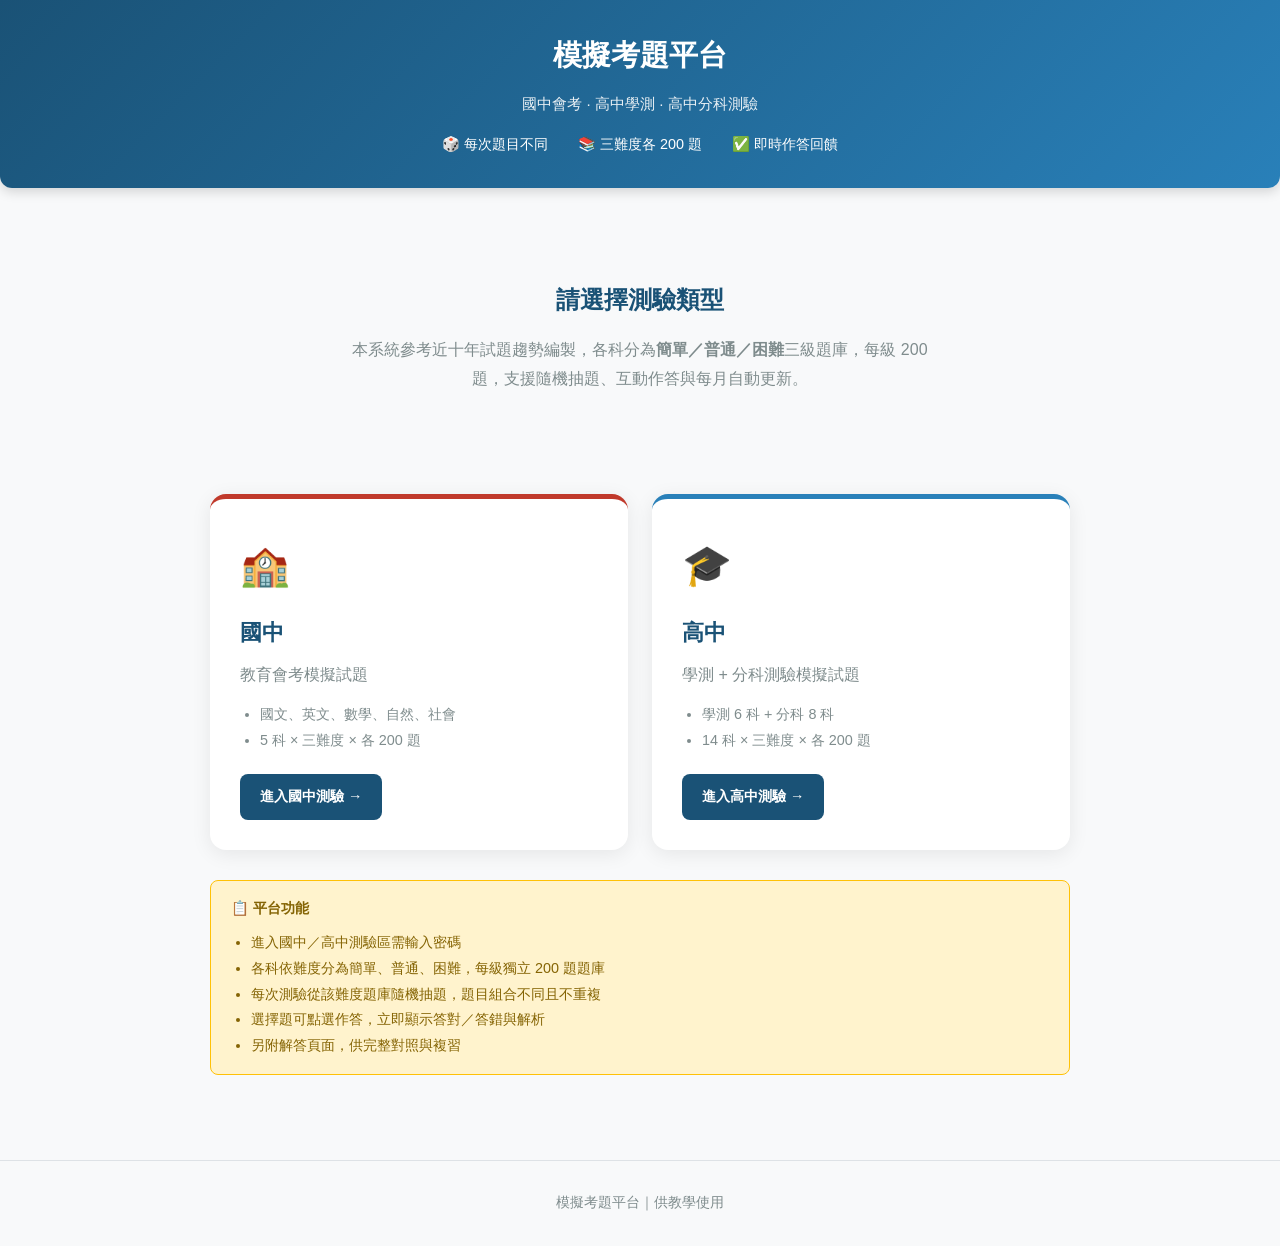
<file: index.html>
<!DOCTYPE html>
<html lang="zh-TW">
<head>
  <meta charset="UTF-8">
  <meta name="viewport" content="width=device-width, initial-scale=1.0">
  <title>模擬考題平台｜首頁</title>
  <link rel="stylesheet" href="assets/css/style.css">
</head>
<body>
  <header class="exam-header">
    <h1>模擬考題平台</h1>
    <p class="subtitle">國中會考 · 高中學測 · 高中分科測驗</p>
    <div class="exam-info">
      <span>🎲 每次題目不同</span>
      <span>📚 三難度各 200 題</span>
      <span>✅ 即時作答回饋</span>
    </div>
  </header>

  <div class="container">
    <section class="hero">
      <h2>請選擇測驗類型</h2>
      <p>本系統參考近十年試題趨勢編製，各科分為<strong>簡單／普通／困難</strong>三級題庫，每級 200 題，支援隨機抽題、互動作答與每月自動更新。</p>
    </section>

    <div class="level-grid">
      <a href="junior/index.html" class="level-card level-junior" data-auth-zone="junior">
        <div class="level-icon">🏫</div>
        <h3>國中</h3>
        <p class="level-desc">教育會考模擬試題</p>
        <ul>
          <li>國文、英文、數學、自然、社會</li>
          <li>5 科 × 三難度 × 各 200 題</li>
        </ul>
        <span class="btn btn-primary">進入國中測驗 →</span>
      </a>

      <a href="senior/index.html" class="level-card level-senior" data-auth-zone="senior">
        <div class="level-icon">🎓</div>
        <h3>高中</h3>
        <p class="level-desc">學測 + 分科測驗模擬試題</p>
        <ul>
          <li>學測 6 科 + 分科 8 科</li>
          <li>14 科 × 三難度 × 各 200 題</li>
        </ul>
        <span class="btn btn-primary">進入高中測驗 →</span>
      </a>
    </div>

    <div class="exam-notice">
      <h4>📋 平台功能</h4>
      <ul>
        <li>進入國中／高中測驗區需輸入密碼</li>
        <li>各科依難度分為簡單、普通、困難，每級獨立 200 題題庫</li>
        <li>每次測驗從該難度題庫隨機抽題，題目組合不同且不重複</li>
        <li>選擇題可點選作答，立即顯示答對／答錯與解析</li>
        <li>另附解答頁面，供完整對照與複習</li>
      <!--  <li>每月 1 日自動更新各科各難度題庫（執行 update-monthly.bat）</li> -->
      </ul>
    </div>
  </div>

  <footer class="footer">
    <p>模擬考題平台｜供教學使用</p>
  </footer>

  <script src="assets/js/auth-config.js"></script>
  <script src="assets/js/auth-gate.js"></script>
  <script>AuthGate.bindHomeLinks();</script>
</body>
</html>
</file>
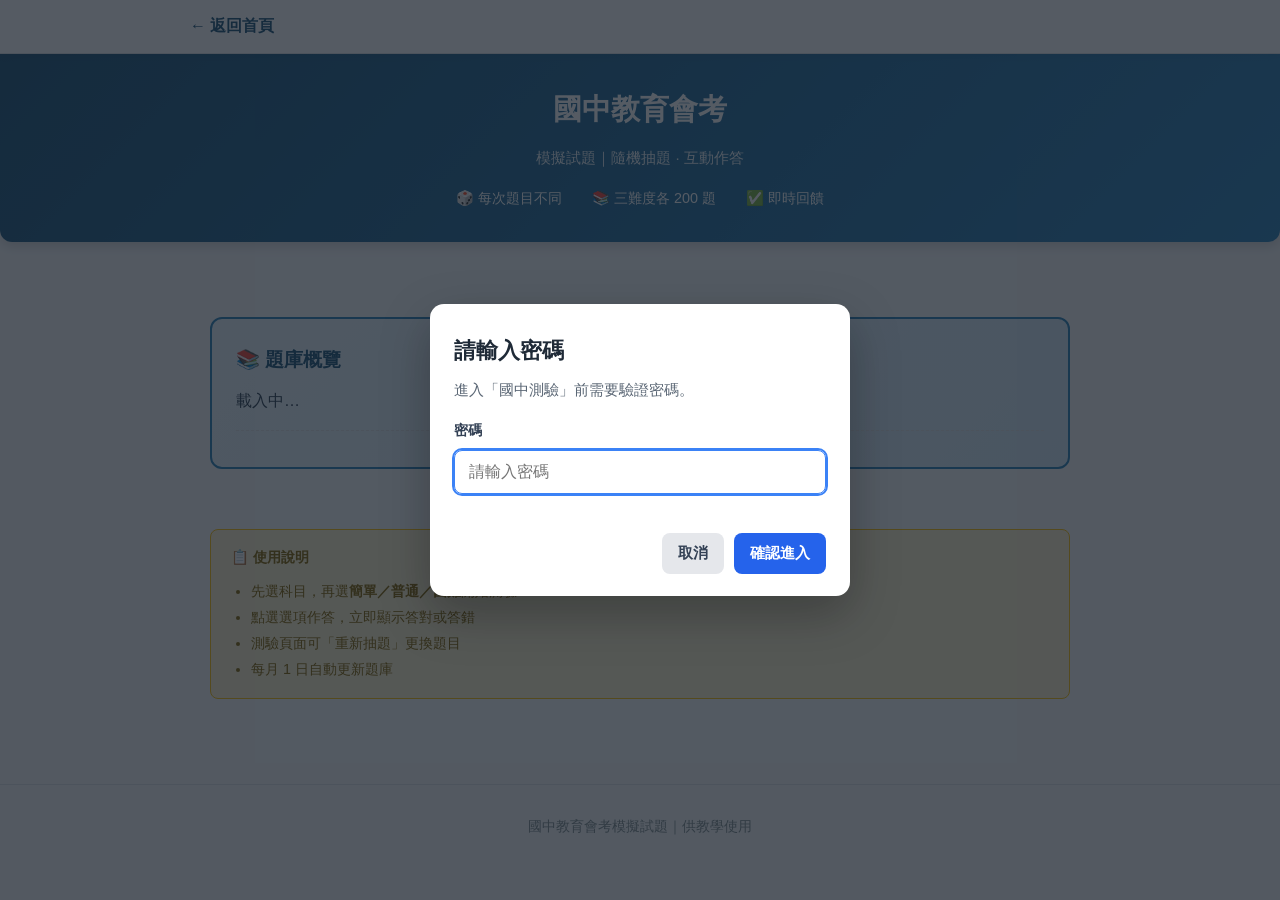
<file: junior/index.html>
<!DOCTYPE html>
<html lang="zh-TW">
<head>
  <meta charset="UTF-8">
  <meta name="viewport" content="width=device-width, initial-scale=1.0">
  <title>國中教育會考模擬試題</title>
  <link rel="stylesheet" href="../assets/css/style.css">
</head>
<body data-level="junior" data-base="../">
  <nav class="nav-bar">
    <div class="container">
      <a href="../index.html">← 返回首頁</a>
    </div>
  </nav>

  <header class="exam-header">
    <h1>國中教育會考</h1>
    <p class="subtitle">模擬試題｜隨機抽題 · 互動作答</p>
    <div class="exam-info">
      <span>🎲 每次題目不同</span>
      <span>📚 三難度各 200 題</span>
      <span>✅ 即時回饋</span>
    </div>
  </header>

  <div class="container">
    <section class="bank-stats-panel" id="bank-stats-panel">
      <h3>📚 題庫概覽</h3>
      <p id="bank-status-text">載入中…</p>
      <ul class="bank-stats-list" id="bank-stats-list"></ul>
      <p class="bank-update-info" id="bank-update-info"></p>
    </section>

    <div class="subject-grid" id="subject-grid"></div>

    <div class="exam-notice">
      <h4>📋 使用說明</h4>
      <ul>
        <li>先選科目，再選<strong>簡單／普通／困難</strong>開始測驗</li>
        <li>點選選項作答，立即顯示答對或答錯</li>
        <li>測驗頁面可「重新抽題」更換題目</li>
        <li>每月 1 日自動更新題庫</li>
      </ul>
    </div>
  </div>

  <footer class="footer"><p>國中教育會考模擬試題｜供教學使用</p></footer>

  <script src="../assets/js/auth-config.js"></script>
  <script src="../assets/js/auth-gate.js"></script>
  <script>
    AuthGate.guardPage({ zone: 'junior', homeUrl: '../index.html' }).then(ok => {
      if (!ok) return;
      const s1 = document.createElement('script'); s1.src = '../assets/js/exam-config.js';
      s1.onload = () => {
        const s2 = document.createElement('script'); s2.src = '../assets/js/bank-manager.js';
        s2.onload = () => {
          const s3 = document.createElement('script'); s3.src = '../assets/js/level-index.js';
          document.body.appendChild(s3);
        };
        document.body.appendChild(s2);
      };
      document.body.appendChild(s1);
    });
  </script>
</body>
</html>
</file>
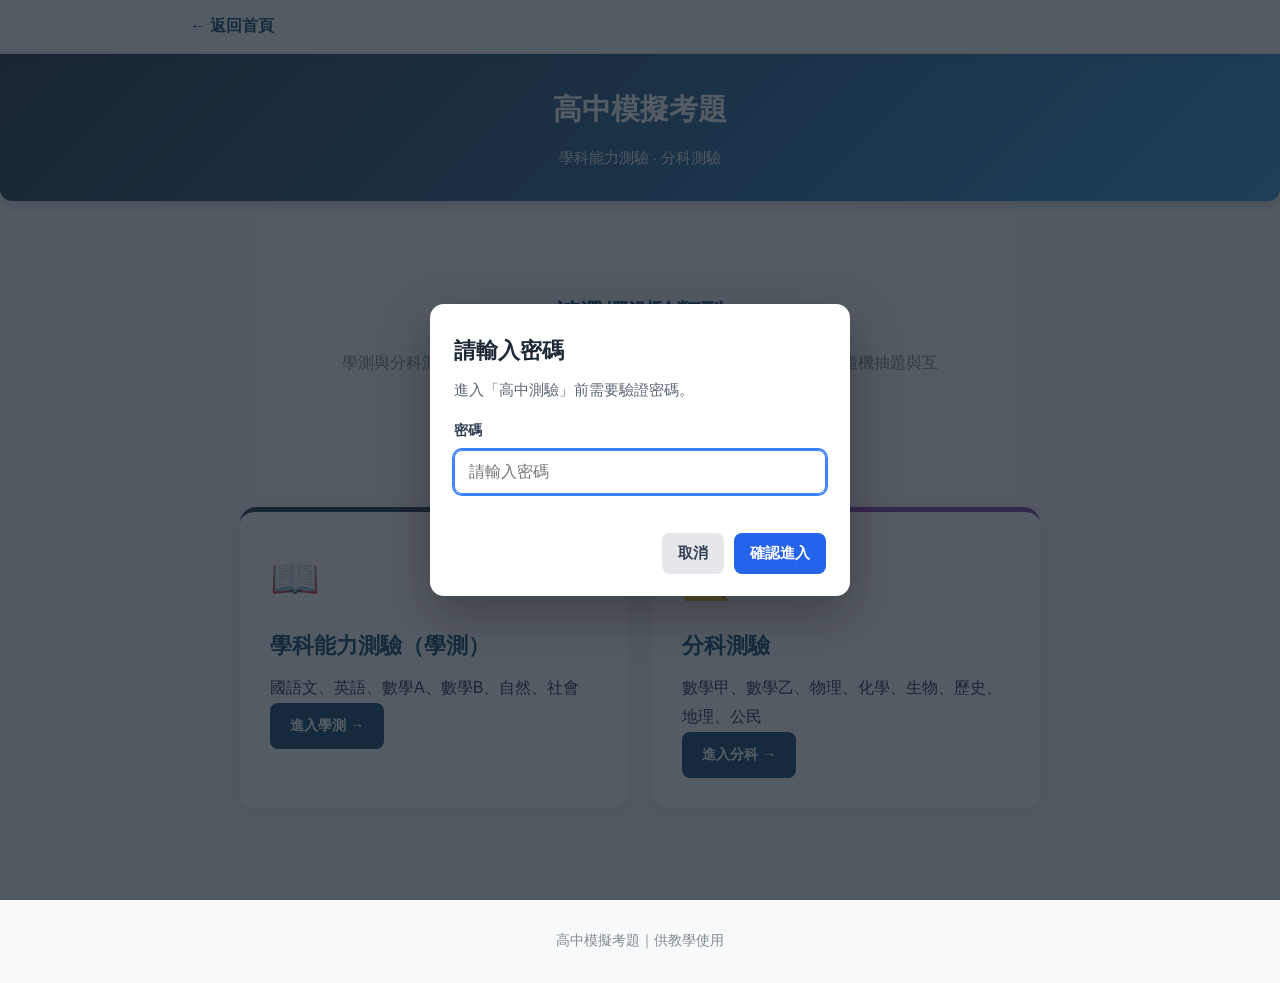
<file: senior/index.html>
<!DOCTYPE html>
<html lang="zh-TW">
<head>
  <meta charset="UTF-8">
  <meta name="viewport" content="width=device-width, initial-scale=1.0">
  <title>高中模擬考題</title>
  <link rel="stylesheet" href="../assets/css/style.css">
</head>
<body>
  <nav class="nav-bar">
    <div class="container"><a href="../index.html">← 返回首頁</a></div>
  </nav>

  <header class="exam-header" style="background: linear-gradient(135deg, #2c3e50, #3498db);">
    <h1>高中模擬考題</h1>
    <p class="subtitle">學科能力測驗 · 分科測驗</p>
  </header>

  <div class="container">
    <section class="hero">
      <h2>請選擇測驗類型</h2>
      <p>學測與分科測驗各科均分為簡單／普通／困難三級，每級 200 題，支援隨機抽題與互動作答。</p>
    </section>

    <div class="level-grid level-grid-2">
      <a href="gsat/index.html" class="level-card level-gsat">
        <div class="level-icon">📖</div>
        <h3>學科能力測驗（學測）</h3>
        <p>國語文、英語、數學A、數學B、自然、社會</p>
        <span class="btn btn-primary">進入學測 →</span>
      </a>
      <a href="ast/index.html" class="level-card level-ast">
        <div class="level-icon">📐</div>
        <h3>分科測驗</h3>
        <p>數學甲、數學乙、物理、化學、生物、歷史、地理、公民</p>
        <span class="btn btn-primary">進入分科 →</span>
      </a>
    </div>
  </div>

  <footer class="footer"><p>高中模擬考題｜供教學使用</p></footer>

  <script src="../assets/js/auth-config.js"></script>
  <script src="../assets/js/auth-gate.js"></script>
  <script>
    AuthGate.guardPage({ zone: 'senior', homeUrl: '../index.html' });
  </script>
</body>
</html>
</file>
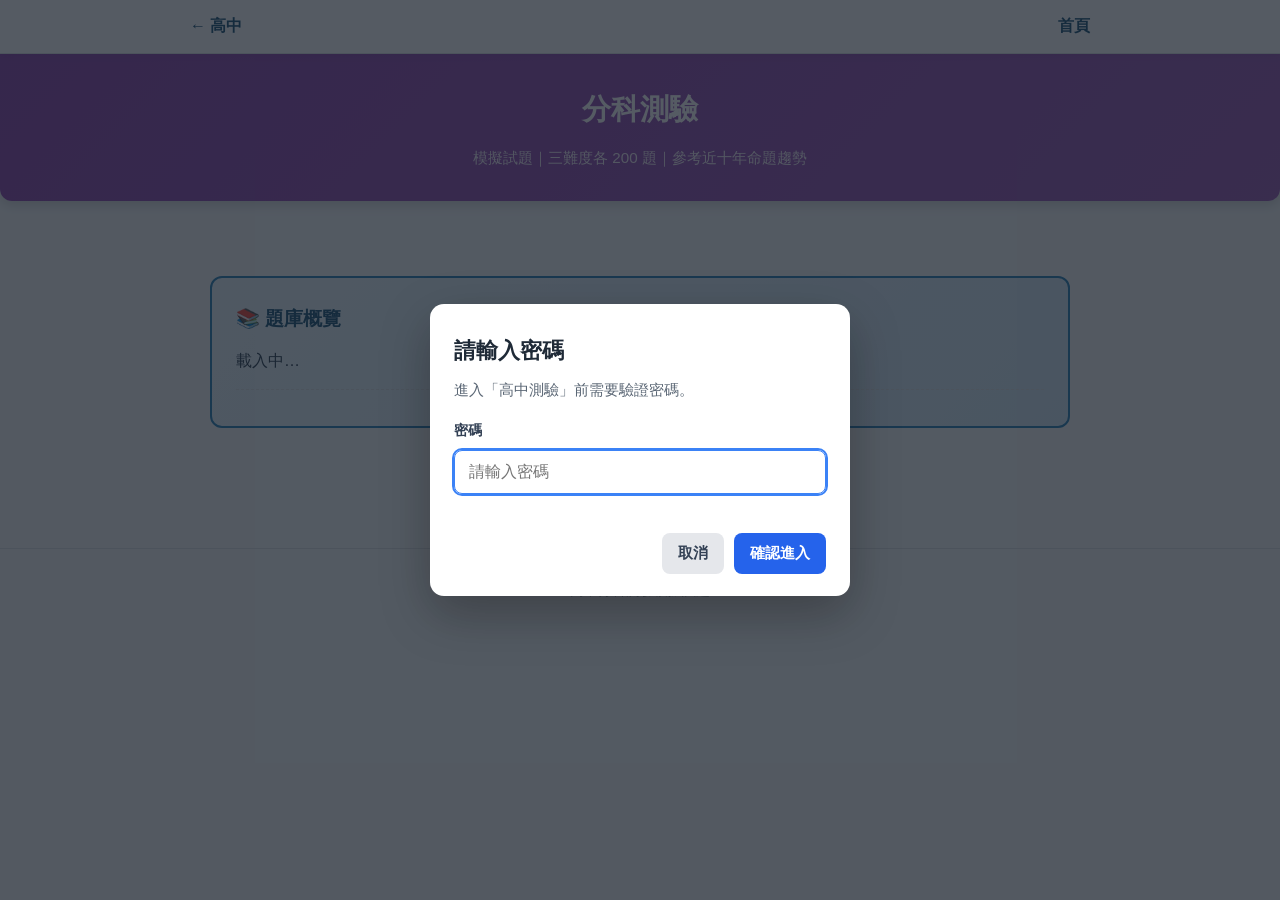
<file: senior/ast/index.html>
<!DOCTYPE html>
<html lang="zh-TW">
<head>
  <meta charset="UTF-8">
  <meta name="viewport" content="width=device-width, initial-scale=1.0">
  <title>高中分科測驗模擬試題</title>
  <link rel="stylesheet" href="../../assets/css/style.css">
</head>
<body data-level="ast" data-base="../../">
  <nav class="nav-bar">
    <div class="container">
      <a href="../index.html">← 高中</a>
      <a href="../../index.html">首頁</a>
    </div>
  </nav>

  <header class="exam-header" style="background: linear-gradient(135deg, #8e44ad, #9b59b6);">
    <h1>分科測驗</h1>
    <p class="subtitle">模擬試題｜三難度各 200 題｜參考近十年命題趨勢</p>
  </header>

  <div class="container">
    <section class="bank-stats-panel">
      <h3>📚 題庫概覽</h3>
      <p id="bank-status-text">載入中…</p>
      <ul class="bank-stats-list" id="bank-stats-list"></ul>
      <p class="bank-update-info" id="bank-update-info"></p>
    </section>
    <div class="subject-grid" id="subject-grid"></div>
  </div>

  <footer class="footer"><p>高中分科測驗模擬試題</p></footer>

  <script src="../../assets/js/auth-config.js"></script>
  <script src="../../assets/js/auth-gate.js"></script>
  <script>
    AuthGate.guardPage({ zone: 'senior', homeUrl: '../../index.html' }).then(ok => {
      if (!ok) return;
      const s1 = document.createElement('script'); s1.src = '../../assets/js/exam-config.js';
      s1.onload = () => {
        const s2 = document.createElement('script'); s2.src = '../../assets/js/bank-manager.js';
        s2.onload = () => {
          const s3 = document.createElement('script'); s3.src = '../../assets/js/level-index.js';
          document.body.appendChild(s3);
        };
        document.body.appendChild(s2);
      };
      document.body.appendChild(s1);
    });
  </script>
</body>
</html>
</file>
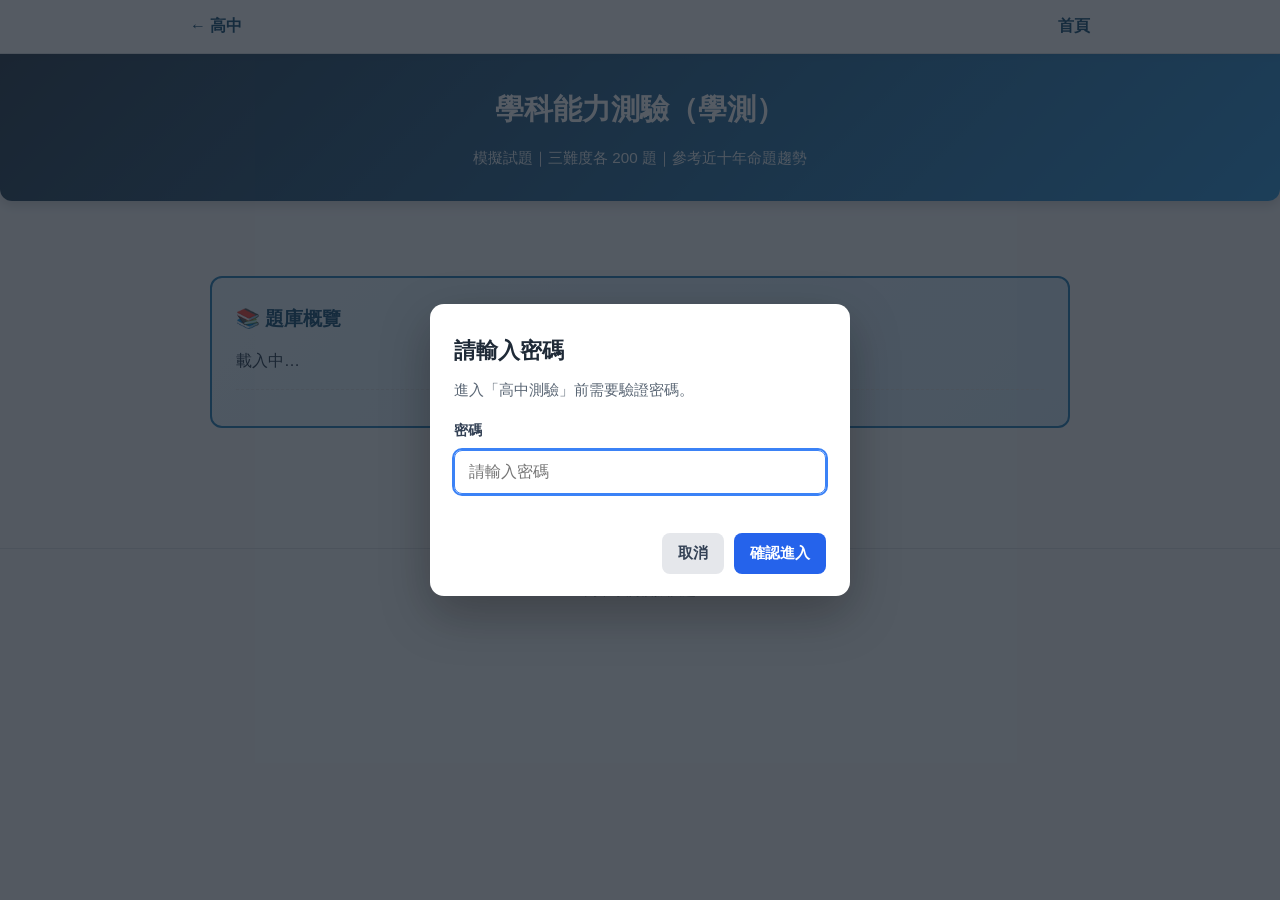
<file: senior/gsat/index.html>
<!DOCTYPE html>
<html lang="zh-TW">
<head>
  <meta charset="UTF-8">
  <meta name="viewport" content="width=device-width, initial-scale=1.0">
  <title>高中學測模擬試題</title>
  <link rel="stylesheet" href="../../assets/css/style.css">
</head>
<body data-level="gsat" data-base="../../">
  <nav class="nav-bar">
    <div class="container">
      <a href="../index.html">← 高中</a>
      <a href="../../index.html">首頁</a>
    </div>
  </nav>

  <header class="exam-header" style="background: linear-gradient(135deg, #2c3e50, #3498db);">
    <h1>學科能力測驗（學測）</h1>
    <p class="subtitle">模擬試題｜三難度各 200 題｜參考近十年命題趨勢</p>
  </header>

  <div class="container">
    <section class="bank-stats-panel">
      <h3>📚 題庫概覽</h3>
      <p id="bank-status-text">載入中…</p>
      <ul class="bank-stats-list" id="bank-stats-list"></ul>
      <p class="bank-update-info" id="bank-update-info"></p>
    </section>
    <div class="subject-grid" id="subject-grid"></div>
  </div>

  <footer class="footer"><p>高中學測模擬試題</p></footer>

  <script src="../../assets/js/auth-config.js"></script>
  <script src="../../assets/js/auth-gate.js"></script>
  <script>
    AuthGate.guardPage({ zone: 'senior', homeUrl: '../../index.html' }).then(ok => {
      if (!ok) return;
      const s1 = document.createElement('script'); s1.src = '../../assets/js/exam-config.js';
      s1.onload = () => {
        const s2 = document.createElement('script'); s2.src = '../../assets/js/bank-manager.js';
        s2.onload = () => {
          const s3 = document.createElement('script'); s3.src = '../../assets/js/level-index.js';
          document.body.appendChild(s3);
        };
        document.body.appendChild(s2);
      };
      document.body.appendChild(s1);
    });
  </script>
</body>
</html>
</file>
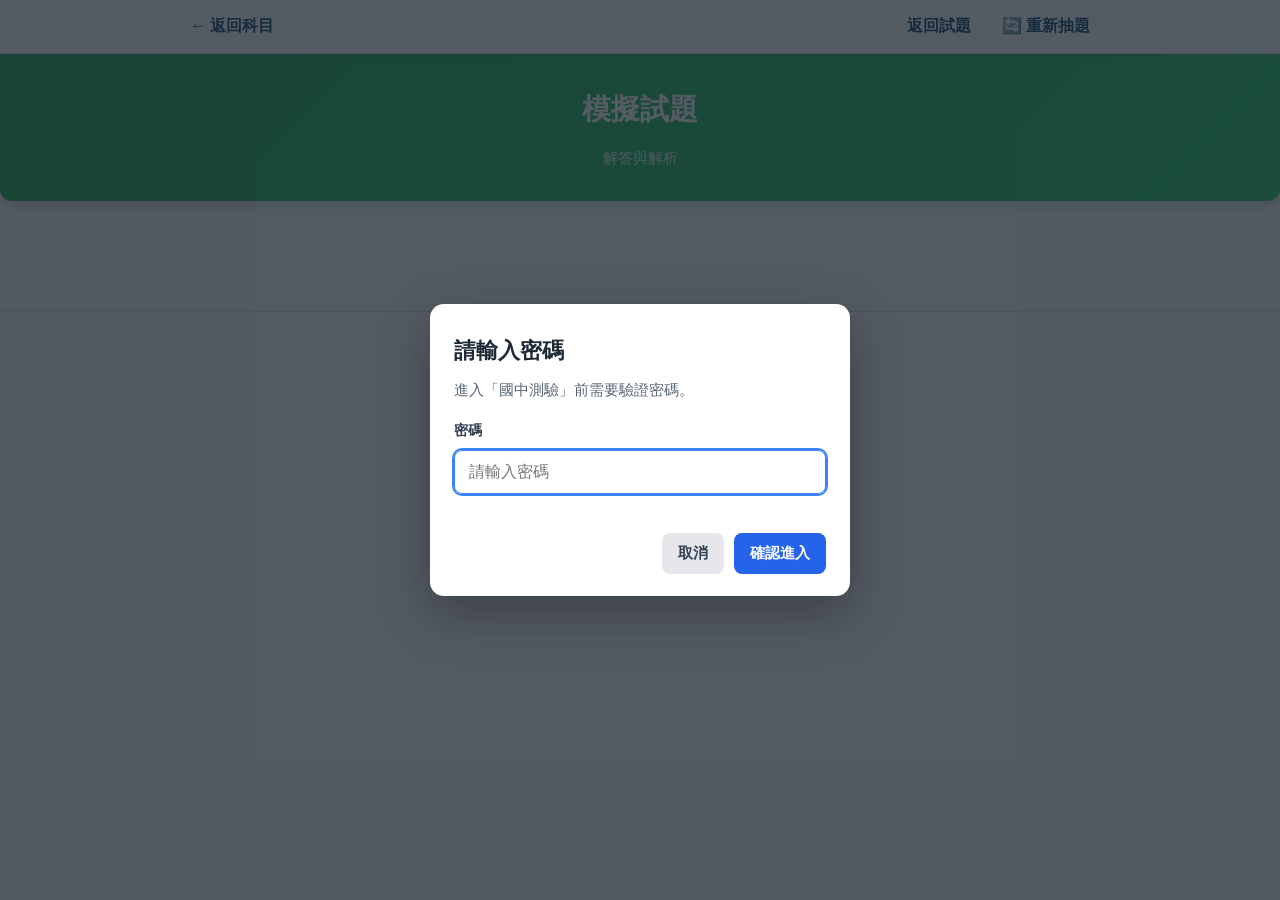
<file: answers.html>
<!DOCTYPE html>
<html lang="zh-TW">
<head>
  <meta charset="UTF-8">
  <meta name="viewport" content="width=device-width, initial-scale=1.0">
  <title>模擬試題｜解答</title>
  <link rel="stylesheet" href="assets/css/style.css">
</head>
<body>
  <nav class="nav-bar">
    <div class="container">
      <a href="#" id="btn-back">← 返回科目</a>
      <div class="nav-links">
        <a href="#" id="btn-exam">返回試題</a>
        <a href="#" id="btn-new-exam" class="no-print">🔄 重新抽題</a>
      </div>
    </div>
  </nav>

  <header class="exam-header" id="exam-header" style="background: linear-gradient(135deg, #27ae60, #2ecc71);">
    <h1 id="exam-title">模擬試題</h1>
    <p class="subtitle" id="subject-name"></p>
    <p class="subtitle">解答與解析</p>
  </header>

  <div class="container answer-key">
    <div id="answer-content"></div>
  </div>

  <footer class="footer"><p id="footer-text"></p></footer>

  <script src="assets/js/auth-config.js"></script>
  <script src="assets/js/auth-gate.js"></script>
  <script src="assets/js/exam-config.js"></script>
  <script src="assets/js/exam-engine.js"></script>
  <script>
    (async function () {
      const params = new URLSearchParams(location.search);
      const level = params.get('level') || 'junior';
      const zone = level === 'junior' ? 'junior' : 'senior';
      const ok = await AuthGate.guardPage({ zone, homeUrl: 'index.html' });
      if (!ok) return;

      const subject = params.get('subject');
      const difficulty = ExamConfig.normalizeDifficulty(params.get('difficulty'));
      const levelInfo = ExamConfig.getLevel(level);
      const config = ExamConfig.getSubject(level, subject);
      const diffInfo = ExamConfig.getDifficulty(difficulty);

      const backLinks = {
        junior: 'junior/index.html',
        gsat: 'senior/gsat/index.html',
        ast: 'senior/ast/index.html'
      };
      document.getElementById('btn-back').href = backLinks[level] || 'index.html';

      if (!config || !levelInfo) {
        document.getElementById('answer-content').innerHTML = '<p>找不到此測驗。</p>';
        return;
      }

      document.getElementById('exam-title').textContent = levelInfo.name + '模擬試題';
      document.getElementById('subject-name').textContent = `${config.name}｜難度：${diffInfo.name}`;
      document.getElementById('footer-text').textContent =
        `${levelInfo.shortName}｜${config.name}｜${diffInfo.name}解答`;
      document.getElementById('exam-header').style.background =
        `linear-gradient(135deg, ${diffInfo.color}, #27ae60)`;
      document.getElementById('btn-exam').href =
        `exam.html?level=${level}&subject=${subject}&difficulty=${difficulty}`;
      document.getElementById('btn-new-exam').href =
        `exam.html?level=${level}&subject=${subject}&difficulty=${difficulty}&new=1`;

      const exam = ExamEngine.getExam(level, subject, difficulty);
      if (!exam) {
        document.getElementById('answer-content').innerHTML = `
          <div class="exam-notice">
            <h4>尚無測驗紀錄</h4>
            <p>請先<a href="exam.html?level=${level}&subject=${subject}&difficulty=${difficulty}">開始測驗</a>。</p>
          </div>`;
      } else {
        ExamEngine.renderAnswers(exam, document.getElementById('answer-content'));
      }
    })();
  </script>
</body>
</html>
</file>
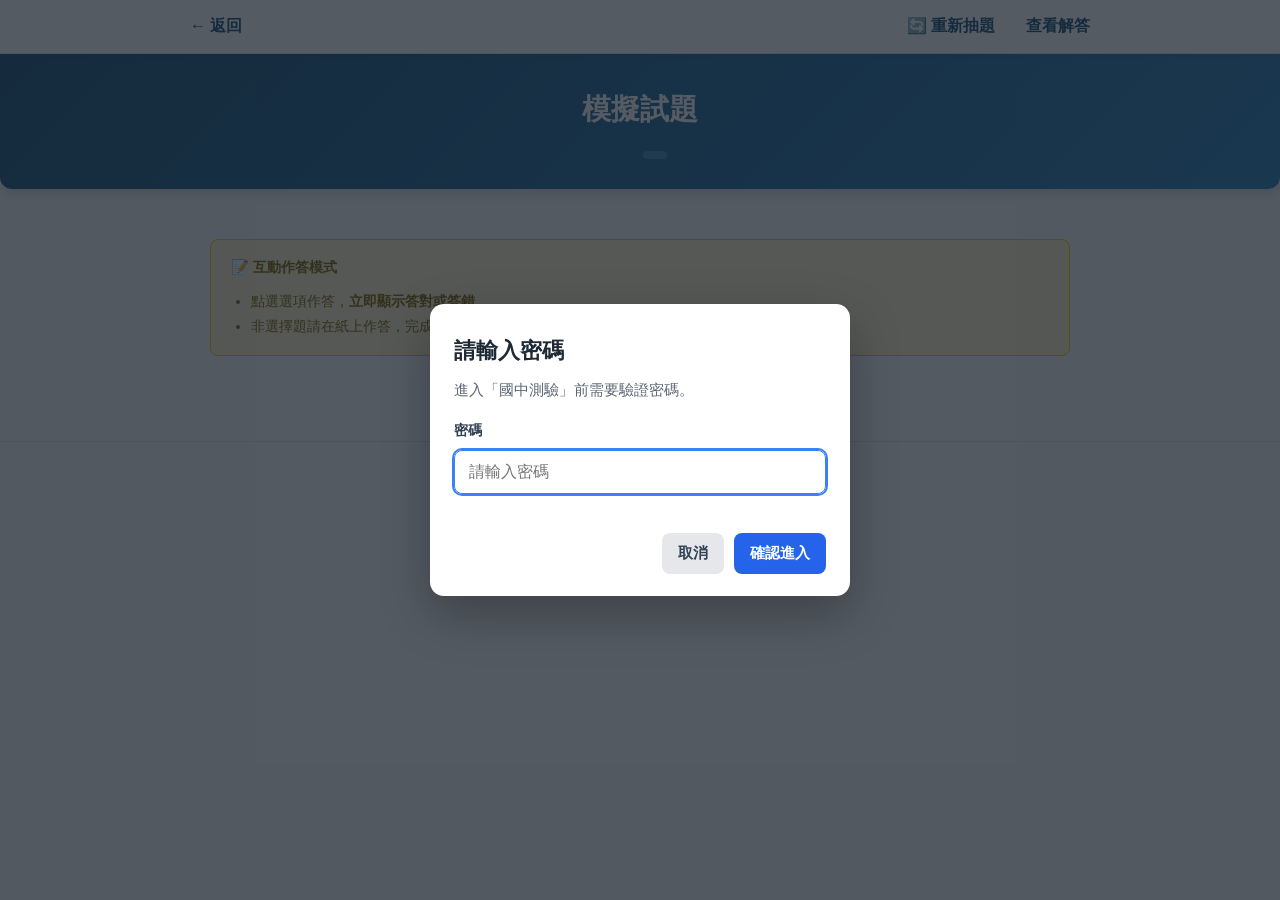
<file: exam.html>
<!DOCTYPE html>
<html lang="zh-TW">
<head>
  <meta charset="UTF-8">
  <meta name="viewport" content="width=device-width, initial-scale=1.0">
  <title>模擬試題</title>
  <link rel="stylesheet" href="assets/css/style.css">
</head>
<body>
  <nav class="nav-bar">
    <div class="container">
      <a href="#" id="btn-back">← 返回</a>
      <div class="nav-links">
        <a href="#" id="btn-regenerate" class="no-print">🔄 重新抽題</a>
        <a href="#" id="btn-answers" class="no-print">查看解答</a>
      </div>
    </div>
  </nav>

  <header class="exam-header" id="exam-header">
    <h1 id="exam-title">模擬試題</h1>
    <p class="subtitle" id="subject-name"></p>
    <div class="exam-info">
      <span id="exam-meta"></span>
      <span id="exam-id" class="exam-session-badge"></span>
    </div>
  </header>

  <div class="container">
    <div class="exam-notice no-print">
      <h4>📝 互動作答模式</h4>
      <ul>
        <li>點選選項作答，<strong>立即顯示答對或答錯</strong></li>
        <li>非選擇題請在紙上作答，完成後點「查看解答」</li>
      </ul>
    </div>
    <div id="exam-content"></div>
  </div>

  <footer class="footer"><p id="footer-text"></p></footer>

  <script src="assets/js/auth-config.js"></script>
  <script src="assets/js/auth-gate.js"></script>
  <script src="assets/js/exam-config.js"></script>
  <script src="assets/js/bank-manager.js"></script>
  <script src="assets/js/exam-engine.js"></script>
  <script>
    (async function () {
      const params = new URLSearchParams(location.search);
      const level = params.get('level') || 'junior';
      const zone = level === 'junior' ? 'junior' : 'senior';
      const ok = await AuthGate.guardPage({ zone, homeUrl: 'index.html' });
      if (!ok) return;

      const subject = params.get('subject');
      const difficulty = ExamConfig.normalizeDifficulty(params.get('difficulty'));
      const levelInfo = ExamConfig.getLevel(level);
      const config = ExamConfig.getSubject(level, subject);
      const diffInfo = ExamConfig.getDifficulty(difficulty);

      const backLinks = {
        junior: 'junior/index.html',
        gsat: 'senior/gsat/index.html',
        ast: 'senior/ast/index.html'
      };
      document.getElementById('btn-back').href = backLinks[level] || 'index.html';

      if (!config || !levelInfo) {
        document.body.innerHTML = '<div class="container"><h2>找不到此測驗，請從<a href="index.html">首頁</a>選擇。</h2></div>';
        return;
      }

      document.getElementById('exam-title').textContent = levelInfo.name + '模擬試題';

      BankManager.initForExam(level, subject, difficulty).then(() => initExam()).catch(() => {
        document.getElementById('exam-content').innerHTML = '<p>題庫載入失敗。</p>';
      });

      function initExam(regenerate) {
        const forceNew = params.get('new') === '1';
        if (!regenerate && !forceNew && ExamEngine.getExam(level, subject, difficulty)) {
          render(ExamEngine.getExam(level, subject, difficulty));
        } else {
          const exam = ExamEngine.generateExam(level, subject, difficulty);
          if (!exam) {
            document.getElementById('exam-content').innerHTML = '<p>題庫尚未建立或題目不足。</p>';
            return;
          }
          render(exam);
        }
      }

      function render(exam) {
        document.getElementById('subject-name').textContent = `${config.name}｜難度：${diffInfo.name}`;
        const total = exam.questions.length;
        const choiceN = exam.questions.filter(q => !q.isNonChoice).length;
        const nonChoiceN = total - choiceN;
        const bankSize = BankManager.countUnits(BankManager.getBank(level, subject, difficulty));
        let meta = nonChoiceN > 0
          ? `選擇題 ${choiceN} 題 + 非選擇題 ${nonChoiceN} 題｜${config.time} 分鐘｜題庫 ${bankSize} 題`
          : `選擇題 ${total} 題｜${config.time} 分鐘｜題庫 ${bankSize} 題`;
        document.getElementById('exam-meta').textContent = meta;
        document.getElementById('exam-id').textContent = `測驗編號：${exam.examId}`;
        document.getElementById('exam-header').style.background =
          `linear-gradient(135deg, ${diffInfo.color}, ${config.color})`;
        document.getElementById('footer-text').textContent =
          `${levelInfo.shortName}模擬試題｜${config.name}｜${diffInfo.name}`;
        ExamEngine.renderExam(exam, document.getElementById('exam-content'));
      }

      document.getElementById('btn-regenerate').addEventListener('click', e => {
        e.preventDefault();
        if (confirm('確定要重新抽題嗎？')) initExam(true);
      });

      document.getElementById('btn-answers').href =
        `answers.html?level=${level}&subject=${subject}&difficulty=${difficulty}`;
    })();
  </script>
</body>
</html>
</file>
<file: assets/css/style.css>
/* 國中會考模擬考 - 共用樣式 */
:root {
  --primary: #1a5276;
  --primary-light: #2980b9;
  --accent: #e67e22;
  --bg: #f8f9fa;
  --card-bg: #ffffff;
  --text: #2c3e50;
  --text-muted: #7f8c8d;
  --border: #dee2e6;
  --chinese: #c0392b;
  --english: #27ae60;
  --math: #2980b9;
  --science: #8e44ad;
  --social: #d35400;
}

* {
  box-sizing: border-box;
  margin: 0;
  padding: 0;
}

body {
  font-family: "Microsoft JhengHei", "PingFang TC", "Noto Sans TC", sans-serif;
  background: var(--bg);
  color: var(--text);
  line-height: 1.8;
  font-size: 16px;
}

.container {
  max-width: 900px;
  margin: 0 auto;
  padding: 20px;
}

/* Header */
.exam-header {
  background: linear-gradient(135deg, var(--primary) 0%, var(--primary-light) 100%);
  color: white;
  padding: 30px 20px;
  text-align: center;
  margin-bottom: 30px;
  border-radius: 0 0 12px 12px;
  box-shadow: 0 4px 12px rgba(0,0,0,0.15);
}

.exam-header h1 {
  font-size: 1.8rem;
  margin-bottom: 8px;
}

.exam-header .subtitle {
  opacity: 0.9;
  font-size: 0.95rem;
}

.exam-header .exam-info {
  margin-top: 15px;
  display: flex;
  justify-content: center;
  gap: 30px;
  flex-wrap: wrap;
  font-size: 0.9rem;
}

.exam-session-badge {
  background: rgba(255,255,255,0.2);
  padding: 4px 12px;
  border-radius: 20px;
  font-size: 0.85rem;
}

.exam-session-info {
  color: var(--text-muted);
  font-size: 0.9rem;
  margin-bottom: 10px;
}

/* Navigation */
.nav-bar {
  background: var(--card-bg);
  padding: 12px 20px;
  border-bottom: 1px solid var(--border);
  position: sticky;
  top: 0;
  z-index: 100;
  box-shadow: 0 2px 8px rgba(0,0,0,0.06);
}

.nav-bar .container {
  display: flex;
  justify-content: space-between;
  align-items: center;
  padding: 0;
  max-width: 900px;
}

.nav-bar a {
  color: var(--primary);
  text-decoration: none;
  font-weight: 600;
}

.nav-bar a:hover {
  color: var(--accent);
}

.nav-links {
  display: flex;
  gap: 15px;
  flex-wrap: wrap;
}

/* Home page */
.hero {
  text-align: center;
  padding: 40px 20px;
}

.hero h2 {
  font-size: 1.5rem;
  color: var(--primary);
  margin-bottom: 15px;
}

.hero p {
  color: var(--text-muted);
  max-width: 600px;
  margin: 0 auto 30px;
}

.subject-grid {
  display: grid;
  grid-template-columns: repeat(auto-fit, minmax(250px, 1fr));
  gap: 20px;
  margin: 30px 0;
}

.subject-card {
  background: var(--card-bg);
  border-radius: 12px;
  padding: 25px;
  text-align: center;
  box-shadow: 0 2px 12px rgba(0,0,0,0.08);
  transition: transform 0.2s, box-shadow 0.2s;
  border-top: 4px solid;
}

.subject-card:hover {
  transform: translateY(-4px);
  box-shadow: 0 8px 24px rgba(0,0,0,0.12);
}

.subject-card.chinese { border-color: var(--chinese); }
.subject-card.english { border-color: var(--english); }
.subject-card.math { border-color: var(--math); }
.subject-card.science { border-color: var(--science); }
.subject-card.social { border-color: var(--social); }

.subject-card h3 {
  font-size: 1.3rem;
  margin-bottom: 10px;
}

.subject-card .meta {
  color: var(--text-muted);
  font-size: 0.85rem;
  margin-bottom: 15px;
}

.subject-card .btn-group {
  display: flex;
  gap: 10px;
  justify-content: center;
  flex-wrap: wrap;
}

.subject-card .diff-label {
  font-size: 0.85rem;
  color: var(--text-muted);
  margin: 8px 0 6px;
  font-weight: 600;
}

.btn-group-diff {
  margin-bottom: 8px;
}

.btn-group-answers {
  gap: 6px;
}

.btn-diff {
  color: #fff;
  min-width: 72px;
  text-align: center;
}

.btn-diff-easy {
  background: #27ae60;
}

.btn-diff-easy:hover {
  background: #1e8449;
}

.btn-diff-normal {
  background: #2980b9;
}

.btn-diff-normal:hover {
  background: #1f6a96;
}

.btn-diff-hard {
  background: #c0392b;
}

.btn-diff-hard:hover {
  background: #922b21;
}

.btn-diff-sm {
  font-size: 0.75rem;
  padding: 6px 10px;
}

.btn {
  display: inline-block;
  padding: 10px 20px;
  border-radius: 8px;
  text-decoration: none;
  font-weight: 600;
  font-size: 0.9rem;
  transition: background 0.2s;
}

.btn-primary {
  background: var(--primary);
  color: white;
}

.btn-primary:hover {
  background: var(--primary-light);
}

.btn-outline {
  background: transparent;
  border: 2px solid var(--primary);
  color: var(--primary);
}

.btn-outline:hover {
  background: var(--primary);
  color: white;
}

.hidden {
  display: none !important;
}

/* 題庫統計面板 */
.bank-stats-panel {
  background: linear-gradient(135deg, #ebf5fb 0%, #d6eaf8 100%);
  border: 2px solid var(--primary-light);
  border-radius: 12px;
  padding: 24px;
  margin: 25px 0 30px;
}

.bank-stats-panel h3 {
  color: var(--primary);
  margin-bottom: 10px;
  font-size: 1.2rem;
}

.bank-stats-list {
  margin: 12px 0 0 18px;
  font-size: 0.9rem;
  color: var(--text-muted);
}

.bank-stats-list li {
  margin-bottom: 4px;
}

.bank-update-info {
  margin-top: 14px;
  padding-top: 12px;
  border-top: 1px dashed var(--border);
  font-size: 0.9rem;
  color: var(--text-muted);
}

/* 首頁級別選擇 */
.level-grid {
  display: grid;
  grid-template-columns: repeat(auto-fit, minmax(280px, 1fr));
  gap: 24px;
  margin: 30px 0;
}

.level-grid-2 {
  max-width: 800px;
  margin-left: auto;
  margin-right: auto;
}

.level-card {
  display: block;
  background: var(--card-bg);
  border-radius: 16px;
  padding: 30px;
  text-decoration: none;
  color: inherit;
  box-shadow: 0 4px 20px rgba(0,0,0,0.08);
  border-top: 5px solid;
  transition: transform 0.2s, box-shadow 0.2s;
}

.level-card:hover {
  transform: translateY(-6px);
  box-shadow: 0 12px 32px rgba(0,0,0,0.14);
}

.level-junior { border-color: #c0392b; }
.level-senior { border-color: #2980b9; }
.level-gsat { border-color: #2c3e50; }
.level-ast { border-color: #8e44ad; }

.level-icon {
  font-size: 2.5rem;
  margin-bottom: 12px;
}

.level-card h3 {
  font-size: 1.4rem;
  margin-bottom: 8px;
  color: var(--primary);
}

.level-desc {
  color: var(--text-muted);
  margin-bottom: 12px;
}

.level-card ul {
  margin: 0 0 20px 20px;
  color: var(--text-muted);
  font-size: 0.9rem;
}

.level-card .btn {
  pointer-events: none;
}

.nav-bar .container a + a {
  margin-left: 16px;
}

/* Exam content */
.exam-notice {
  background: #fff3cd;
  border: 1px solid #ffc107;
  border-radius: 8px;
  padding: 15px 20px;
  margin-bottom: 25px;
  font-size: 0.9rem;
}

.exam-notice h4 {
  color: #856404;
  margin-bottom: 8px;
}

.exam-notice ul {
  margin-left: 20px;
  color: #856404;
}

.section-title {
  background: var(--primary);
  color: white;
  padding: 10px 20px;
  border-radius: 8px;
  margin: 30px 0 20px;
  font-size: 1.1rem;
}

.passage {
  background: #f0f4f8;
  border-left: 4px solid var(--primary-light);
  padding: 20px;
  margin: 20px 0;
  border-radius: 0 8px 8px 0;
  font-size: 0.95rem;
}

.passage .source {
  text-align: right;
  color: var(--text-muted);
  font-size: 0.85rem;
  margin-top: 10px;
}

.question {
  margin-bottom: 25px;
  padding-bottom: 20px;
  border-bottom: 1px dashed var(--border);
}

.question:last-child {
  border-bottom: none;
}

.question-number {
  font-weight: 700;
  color: var(--primary);
  margin-bottom: 8px;
}

.question-text {
  margin-bottom: 12px;
}

.options {
  list-style: none;
  padding-left: 0;
}

.options li {
  margin-bottom: 8px;
  padding: 0;
}

.options .option-label {
  font-weight: 600;
  margin-right: 8px;
  color: var(--primary);
}

.option-item {
  display: block;
  padding: 10px 14px;
  border: 2px solid var(--border);
  border-radius: 8px;
  cursor: pointer;
  transition: background 0.15s, border-color 0.15s;
  user-select: none;
}

.option-item:hover:not(.correct):not(.wrong) {
  background: #eef6fc;
  border-color: var(--primary-light);
}

.option-item.selected {
  border-width: 2px;
}

.option-item.correct {
  background: #d5f5e3;
  border-color: #27ae60;
  color: #1e5631;
}

.option-item.wrong {
  background: #fadbd8;
  border-color: #e74c3c;
  color: #922b21;
}

.choice-question.answered .option-item:not(.selected):not(.correct) {
  opacity: 0.65;
  cursor: default;
  pointer-events: none;
}

.choice-question.answered .option-item.selected {
  cursor: default;
  pointer-events: none;
}

.answer-feedback {
  margin-top: 12px;
  padding: 12px 16px;
  border-radius: 8px;
  font-size: 0.95rem;
  display: none;
}

.answer-feedback.feedback-correct,
.answer-feedback.feedback-wrong {
  display: block;
}

.feedback-correct {
  background: #d5f5e3;
  border-left: 4px solid #27ae60;
  color: #1e5631;
}

.feedback-wrong {
  background: #fdecea;
  border-left: 4px solid #e74c3c;
  color: #922b21;
}

.feedback-correct-answer {
  margin: 6px 0;
  font-weight: 600;
}

.feedback-explanation {
  margin: 8px 0 0;
  font-size: 0.9rem;
  opacity: 0.95;
}

.exam-score-bar {
  display: flex;
  gap: 24px;
  flex-wrap: wrap;
  background: var(--card-bg);
  padding: 14px 20px;
  border-radius: 8px;
  margin-bottom: 24px;
  box-shadow: 0 2px 8px rgba(0,0,0,0.06);
  position: sticky;
  top: 52px;
  z-index: 50;
}

.exam-score-bar strong {
  font-size: 1.1rem;
}

.score-correct { color: #27ae60; }
.score-wrong { color: #e74c3c; }

/* Non-choice questions */
.non-choice {
  background: #e8f4fd;
  border: 1px solid #b8daff;
  border-radius: 8px;
  padding: 20px;
  margin: 25px 0;
}

.non-choice .question-number {
  color: #004085;
}

.answer-space {
  border: 1px dashed var(--border);
  min-height: 120px;
  margin-top: 15px;
  border-radius: 4px;
  background: white;
}

/* Answer page */
.answer-key .question {
  background: var(--card-bg);
  padding: 15px;
  border-radius: 8px;
  border: 1px solid var(--border);
  margin-bottom: 15px;
}

.answer-key .correct-answer {
  color: #27ae60;
  font-weight: 700;
  font-size: 1.1rem;
}

.answer-key .explanation {
  margin-top: 10px;
  padding: 12px;
  background: #f0fff4;
  border-radius: 6px;
  font-size: 0.9rem;
  border-left: 3px solid #27ae60;
}

.answer-summary {
  background: var(--card-bg);
  padding: 20px;
  border-radius: 8px;
  margin-bottom: 25px;
  box-shadow: 0 2px 8px rgba(0,0,0,0.06);
}

.answer-summary table {
  width: 100%;
  border-collapse: collapse;
  margin-top: 10px;
}

.answer-summary th,
.answer-summary td {
  border: 1px solid var(--border);
  padding: 8px 12px;
  text-align: center;
}

.answer-summary th {
  background: var(--primary);
  color: white;
}

/* Print styles */
@media print {
  .nav-bar, .btn, .no-print, .exam-score-bar, .answer-feedback {
    display: none !important;
  }

  .option-item {
    border: 1px solid #ccc;
    cursor: default;
  }
  
  body {
    background: white;
    font-size: 12pt;
  }
  
  .exam-header {
    background: none;
    color: black;
    box-shadow: none;
    border-bottom: 2px solid black;
  }
  
  .question {
    page-break-inside: avoid;
  }
}

/* Footer */
.footer {
  text-align: center;
  padding: 30px;
  color: var(--text-muted);
  font-size: 0.85rem;
  border-top: 1px solid var(--border);
  margin-top: 40px;
}

/* Math formulas */
.formula-box {
  background: #f8f9fa;
  border: 1px solid var(--border);
  padding: 15px;
  border-radius: 8px;
  margin: 20px 0;
  font-family: "Times New Roman", serif;
}

.formula-box h4 {
  margin-bottom: 10px;
  color: var(--primary);
}

/* Diagram placeholder */
.diagram {
  background: #fff;
  border: 1px solid var(--border);
  padding: 15px;
  margin: 15px 0;
  text-align: center;
  border-radius: 8px;
}

.diagram svg {
  max-width: 100%;
  height: auto;
}

/* Table in questions */
.data-table {
  width: 100%;
  border-collapse: collapse;
  margin: 15px 0;
  font-size: 0.9rem;
}

.data-table th,
.data-table td {
  border: 1px solid var(--border);
  padding: 8px 12px;
  text-align: center;
}

.data-table th {
  background: #e9ecef;
}
</file>
